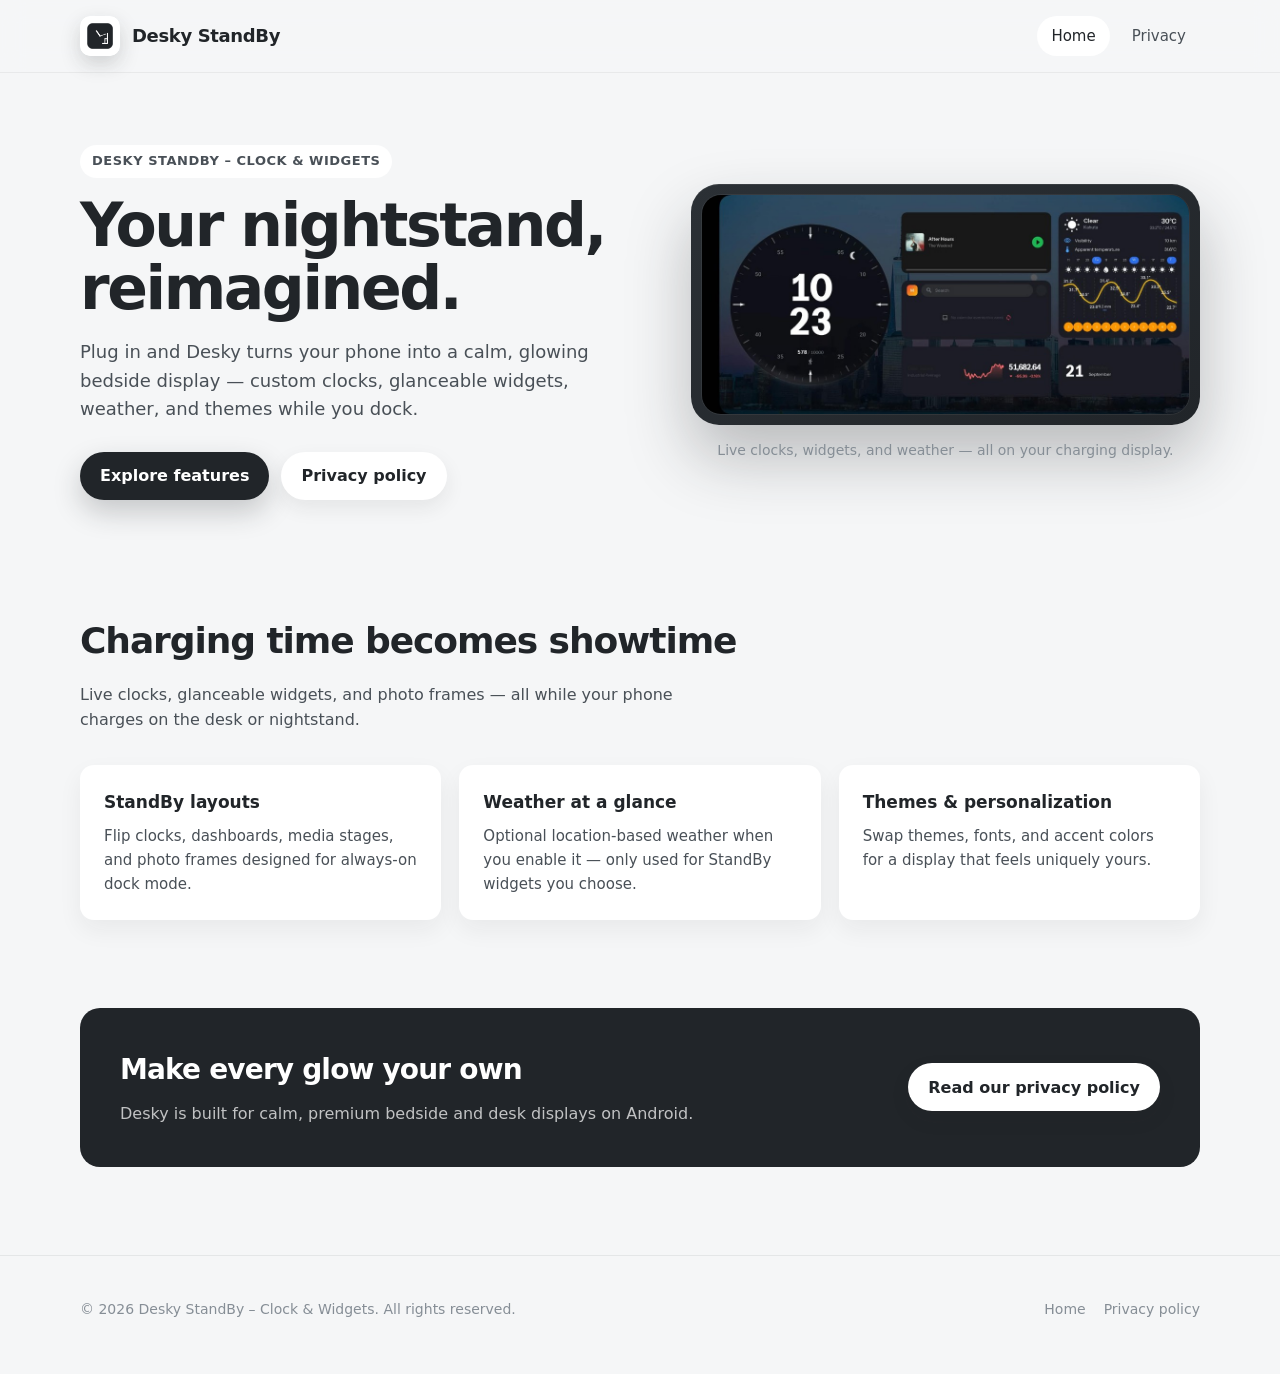
<file: index.html>
<!DOCTYPE html>
<html lang="en">
<head>
  <meta charset="UTF-8">
  <meta name="viewport" content="width=device-width, initial-scale=1.0">
  <meta name="description" content="Desky StandBy – Clock &amp; Widgets turns your phone into a beautiful charging dock display with custom clocks, weather, widgets, and themes.">
  <title>Desky StandBy – Clock &amp; Widgets</title>
  <link rel="icon" type="image/png" href="images/app-icon.png">
  <link rel="apple-touch-icon" href="images/app-icon.png">
  <link rel="stylesheet" href="css/styles.css">
</head>
<body>
  <header class="site-header">
    <div class="container site-header__inner">
      <a class="brand" href="index.html">
        <img class="brand__icon" src="images/app-icon.png" width="40" height="40" alt="">
        Desky StandBy
      </a>
      <nav class="site-nav" aria-label="Primary">
        <a href="index.html" aria-current="page">Home</a>
        <a href="privacy.html">Privacy</a>
      </nav>
    </div>
  </header>

  <main>
    <section class="hero">
      <div class="container hero__grid">
        <div>
          <span class="eyebrow">Desky StandBy – Clock &amp; Widgets</span>
          <h1>Your nightstand, reimagined.</h1>
          <p class="hero__lead">
            Plug in and Desky turns your phone into a calm, glowing bedside display —
            custom clocks, glanceable widgets, weather, and themes while you dock.
          </p>
          <div class="hero__actions">
            <a class="button button--primary" href="#features">Explore features</a>
            <a class="button button--secondary" href="privacy.html">Privacy policy</a>
          </div>
        </div>

        <figure class="hero__showcase" aria-label="Desky StandBy preview">
          <div class="hero__device">
            <img
              class="hero__screenshot"
              src="images/app-screenshot.png"
              width="960"
              height="540"
              alt="Desky StandBy screen showing clock, music, calendar, weather, and widgets on a charging dock display">
          </div>
          <figcaption class="hero__caption">Live clocks, widgets, and weather — all on your charging display.</figcaption>
        </figure>
      </div>
    </section>

    <section class="features" id="features">
      <div class="container">
        <h2 class="section-title">Charging time becomes showtime</h2>
        <p class="section-lead">
          Live clocks, glanceable widgets, and photo frames — all while your phone charges on the desk or nightstand.
        </p>

        <div class="feature-grid">
          <article class="feature-card">
            <h3>StandBy layouts</h3>
            <p>Flip clocks, dashboards, media stages, and photo frames designed for always-on dock mode.</p>
          </article>
          <article class="feature-card">
            <h3>Weather at a glance</h3>
            <p>Optional location-based weather when you enable it — only used for StandBy widgets you choose.</p>
          </article>
          <article class="feature-card">
            <h3>Themes &amp; personalization</h3>
            <p>Swap themes, fonts, and accent colors for a display that feels uniquely yours.</p>
          </article>
        </div>
      </div>
    </section>

    <section class="cta">
      <div class="container">
        <div class="cta__panel">
          <div>
            <h2>Make every glow your own</h2>
            <p>Desky is built for calm, premium bedside and desk displays on Android.</p>
          </div>
          <a class="button button--secondary" href="privacy.html">Read our privacy policy</a>
        </div>
      </div>
    </section>
  </main>

  <footer class="site-footer">
    <div class="container site-footer__inner">
      <p>&copy; 2026 Desky StandBy – Clock &amp; Widgets. All rights reserved.</p>
      <nav aria-label="Footer">
        <a href="index.html">Home</a>
        <a href="privacy.html">Privacy policy</a>
      </nav>
    </div>
  </footer>
</body>
</html>
</file>
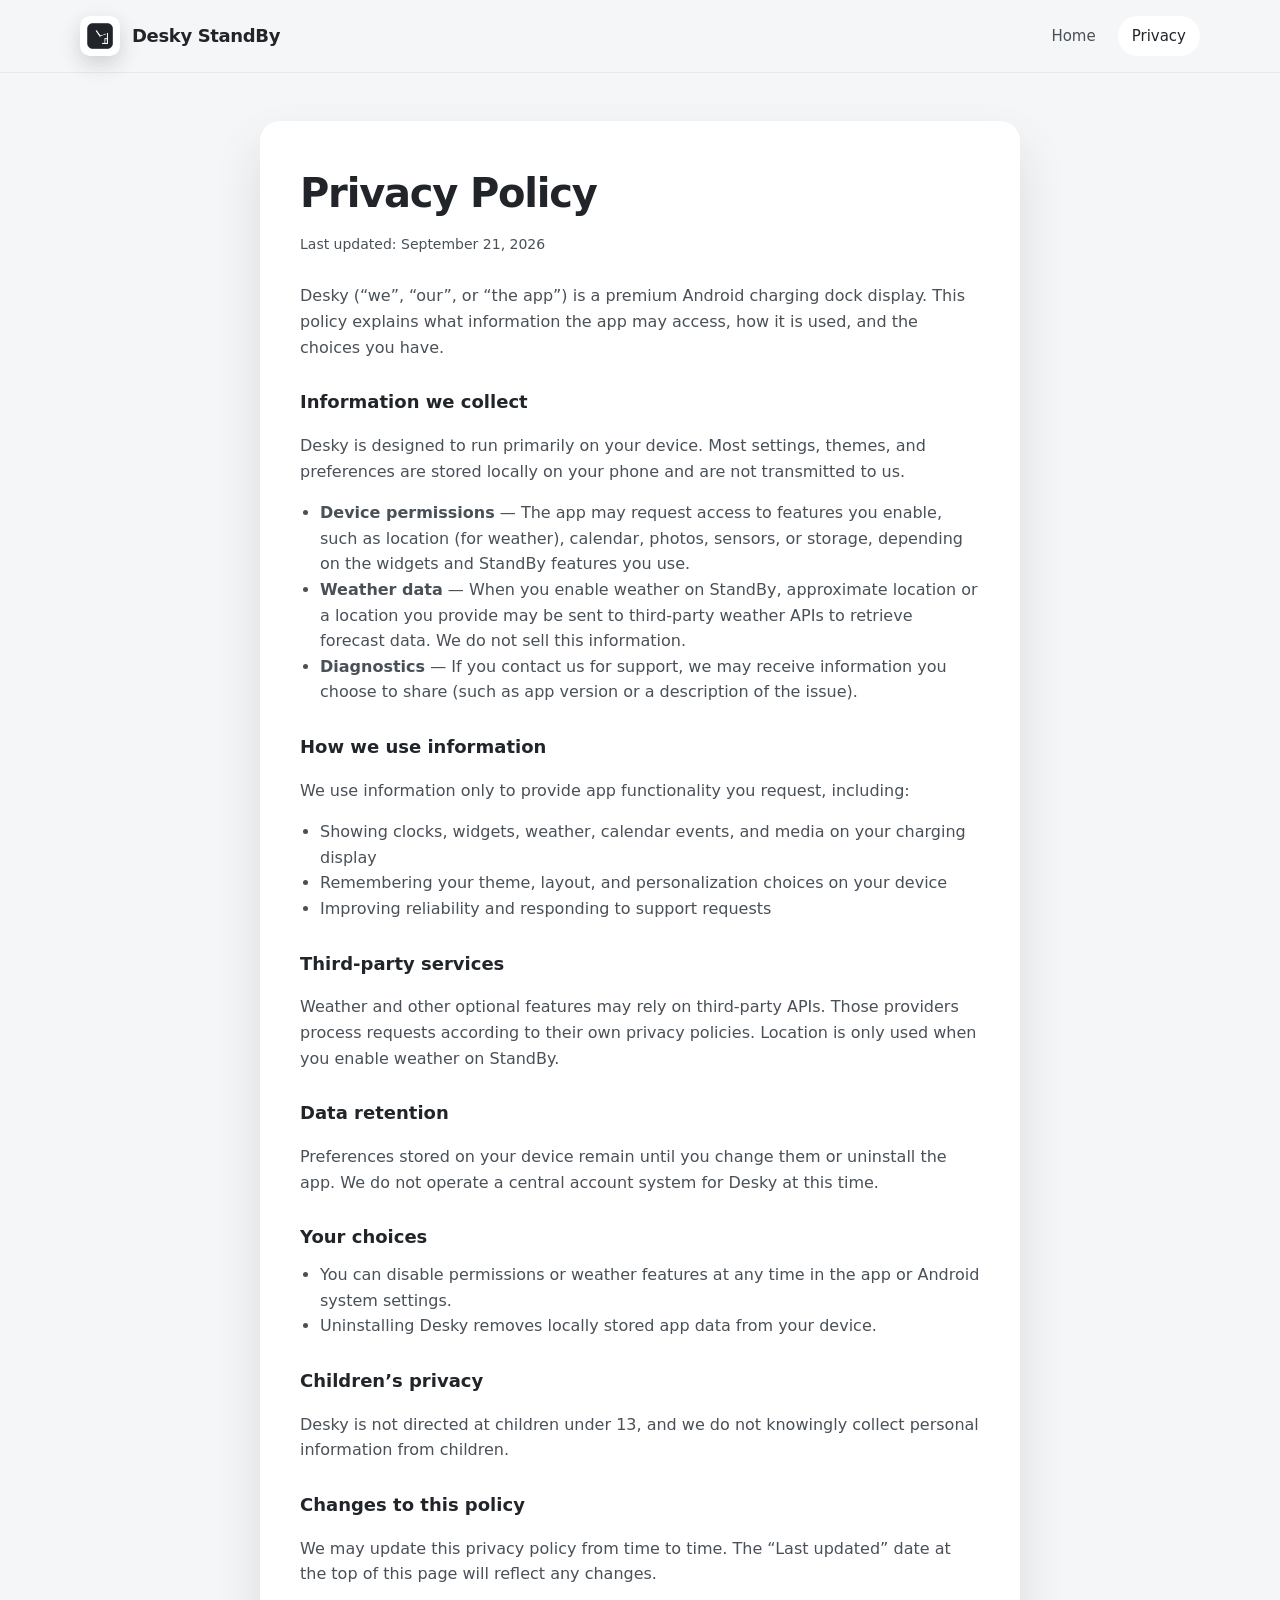
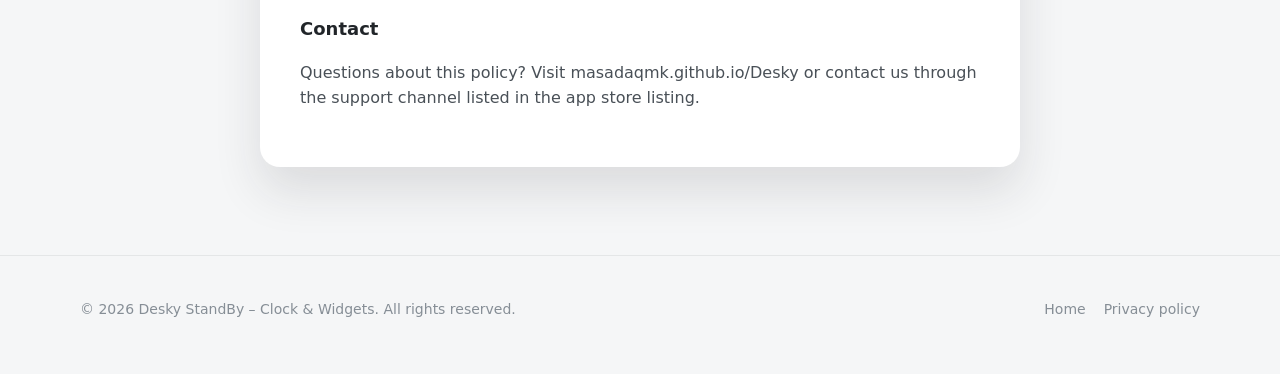
<file: policy.html>
<!DOCTYPE html>
<html lang="en">
<head>
  <meta charset="UTF-8">
  <meta name="viewport" content="width=device-width, initial-scale=1.0">
  <meta name="description" content="Desky StandBy – Clock &amp; Widgets privacy policy — how we handle your data when you use the charging dock display app.">
  <title>Privacy Policy — Desky StandBy</title>
  <link rel="icon" type="image/png" href="images/app-icon.png">
  <link rel="apple-touch-icon" href="images/app-icon.png">
  <link rel="stylesheet" href="css/styles.css">
</head>
<body>
  <header class="site-header">
    <div class="container site-header__inner">
      <a class="brand" href="index.html">
        <img class="brand__icon" src="images/app-icon.png" width="40" height="40" alt="">
        Desky StandBy
      </a>
      <nav class="site-nav" aria-label="Primary">
        <a href="index.html">Home</a>
        <a href="privacy.html" aria-current="page">Privacy</a>
      </nav>
    </div>
  </header>

  <main class="policy-page">
    <div class="container">
      <article class="policy-card">
        <h1>Privacy Policy</h1>
        <p class="policy-meta">Last updated: September 21, 2026</p>

        <p>
          Desky (&ldquo;we&rdquo;, &ldquo;our&rdquo;, or &ldquo;the app&rdquo;) is a premium Android charging dock
          display. This policy explains what information the app may access, how it is used, and the choices you have.
        </p>

        <h2>Information we collect</h2>
        <p>
          Desky is designed to run primarily on your device. Most settings, themes, and preferences are stored locally
          on your phone and are not transmitted to us.
        </p>
        <ul>
          <li><strong>Device permissions</strong> — The app may request access to features you enable, such as location (for weather), calendar, photos, sensors, or storage, depending on the widgets and StandBy features you use.</li>
          <li><strong>Weather data</strong> — When you enable weather on StandBy, approximate location or a location you provide may be sent to third-party weather APIs to retrieve forecast data. We do not sell this information.</li>
          <li><strong>Diagnostics</strong> — If you contact us for support, we may receive information you choose to share (such as app version or a description of the issue).</li>
        </ul>

        <h2>How we use information</h2>
        <p>We use information only to provide app functionality you request, including:</p>
        <ul>
          <li>Showing clocks, widgets, weather, calendar events, and media on your charging display</li>
          <li>Remembering your theme, layout, and personalization choices on your device</li>
          <li>Improving reliability and responding to support requests</li>
        </ul>

        <h2>Third-party services</h2>
        <p>
          Weather and other optional features may rely on third-party APIs. Those providers process requests according
          to their own privacy policies. Location is only used when you enable weather on StandBy.
        </p>

        <h2>Data retention</h2>
        <p>
          Preferences stored on your device remain until you change them or uninstall the app. We do not operate a
          central account system for Desky at this time.
        </p>

        <h2>Your choices</h2>
        <ul>
          <li>You can disable permissions or weather features at any time in the app or Android system settings.</li>
          <li>Uninstalling Desky removes locally stored app data from your device.</li>
        </ul>

        <h2>Children&rsquo;s privacy</h2>
        <p>
          Desky is not directed at children under 13, and we do not knowingly collect personal information from children.
        </p>

        <h2>Changes to this policy</h2>
        <p>
          We may update this privacy policy from time to time. The &ldquo;Last updated&rdquo; date at the top of this
          page will reflect any changes.
        </p>

        <h2>Contact</h2>
        <p>
          Questions about this policy? Visit <a href="https://masadaqmk.github.io/Desky/">masadaqmk.github.io/Desky</a> or contact us through the support
          channel listed in the app store listing.
        </p>
      </article>
    </div>
  </main>

  <footer class="site-footer">
    <div class="container site-footer__inner">
      <p>&copy; 2026 Desky StandBy – Clock &amp; Widgets. All rights reserved.</p>
      <nav aria-label="Footer">
        <a href="index.html">Home</a>
        <a href="privacy.html">Privacy policy</a>
      </nav>
    </div>
  </footer>
</body>
</html>
</file>
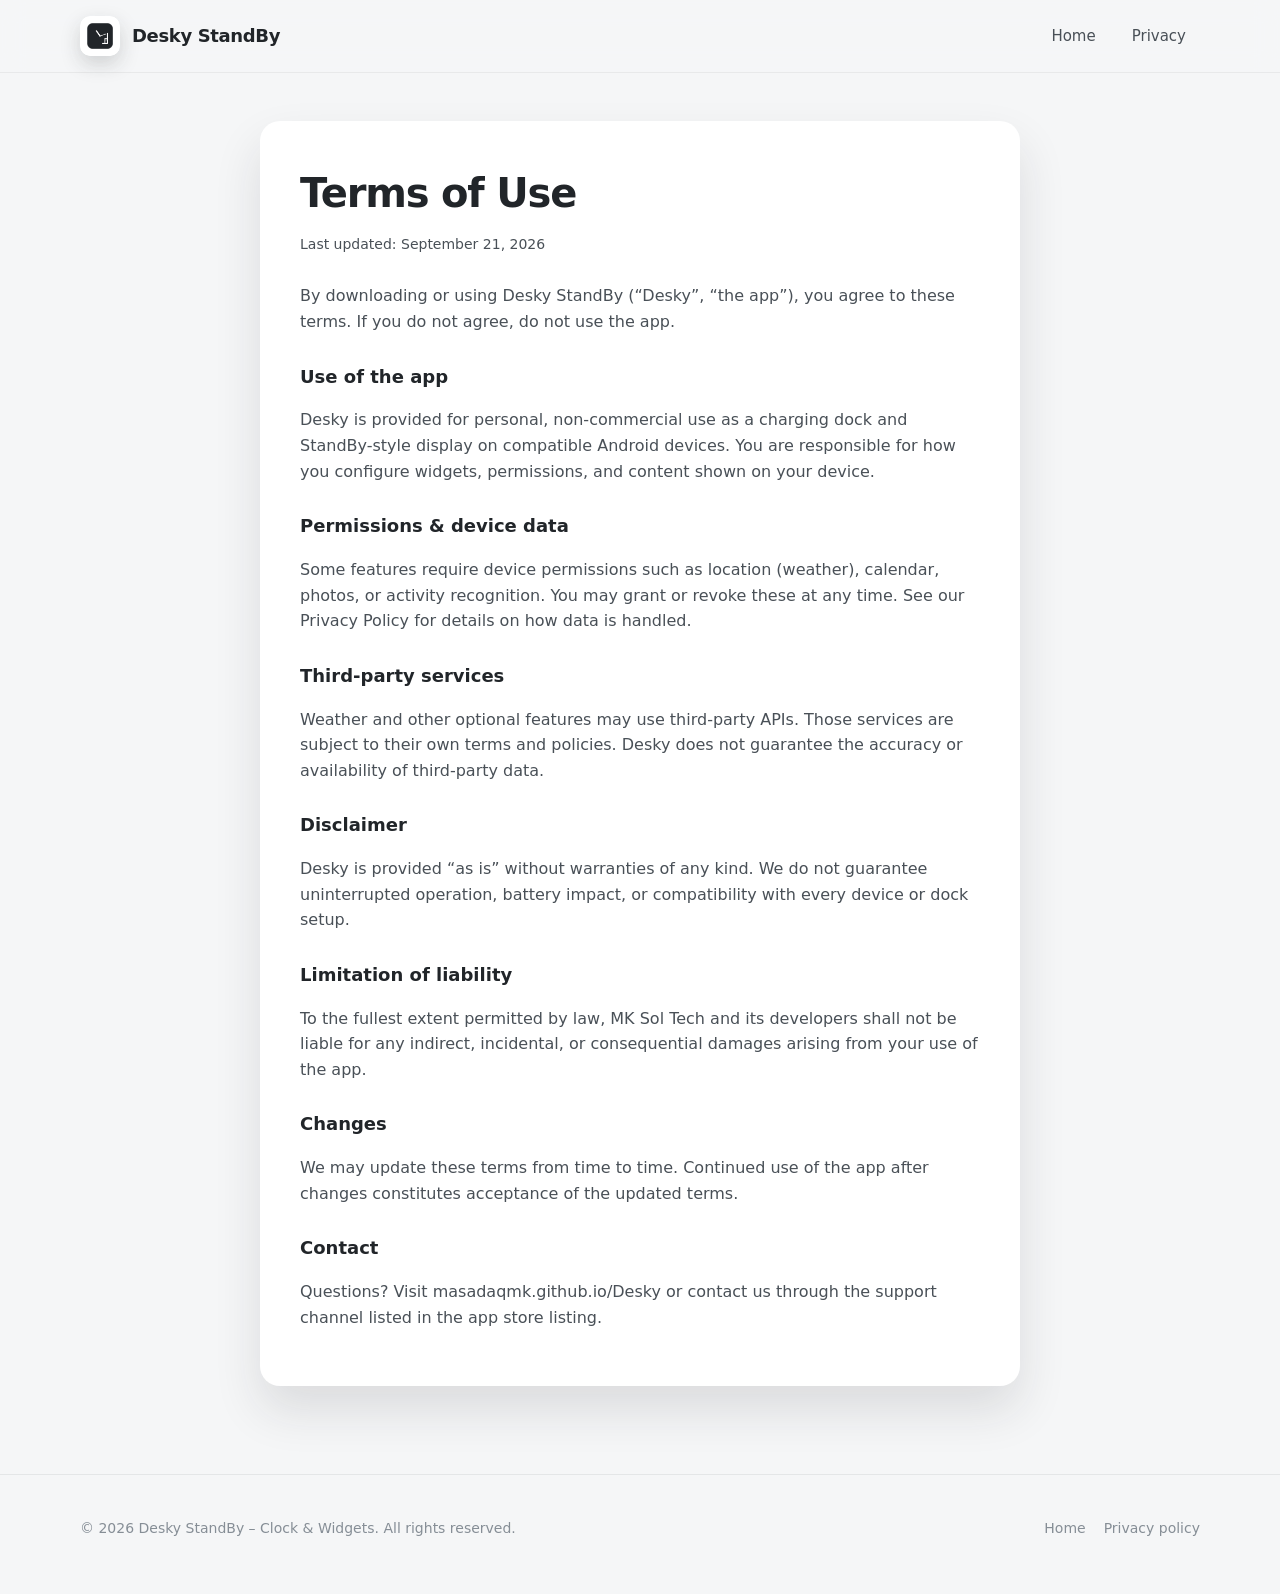
<file: terms.html>
<!DOCTYPE html>
<html lang="en">
<head>
  <meta charset="UTF-8">
  <meta name="viewport" content="width=device-width, initial-scale=1.0">
  <meta name="description" content="Desky StandBy terms of use — service agreement for the Android charging dock display app.">
  <title>Terms of Use — Desky StandBy</title>
  <link rel="icon" type="image/png" href="images/app-icon.png">
  <link rel="apple-touch-icon" href="images/app-icon.png">
  <link rel="stylesheet" href="css/styles.css">
</head>
<body>
  <header class="site-header">
    <div class="container site-header__inner">
      <a class="brand" href="index.html">
        <img class="brand__icon" src="images/app-icon.png" width="40" height="40" alt="">
        Desky StandBy
      </a>
      <nav class="site-nav" aria-label="Primary">
        <a href="index.html">Home</a>
        <a href="privacy.html">Privacy</a>
      </nav>
    </div>
  </header>

  <main class="policy-page">
    <div class="container">
      <article class="policy-card">
        <h1>Terms of Use</h1>
        <p class="policy-meta">Last updated: September 21, 2026</p>

        <p>
          By downloading or using Desky StandBy (&ldquo;Desky&rdquo;, &ldquo;the app&rdquo;), you agree to these terms.
          If you do not agree, do not use the app.
        </p>

        <h2>Use of the app</h2>
        <p>
          Desky is provided for personal, non-commercial use as a charging dock and StandBy-style display on
          compatible Android devices. You are responsible for how you configure widgets, permissions, and content
          shown on your device.
        </p>

        <h2>Permissions &amp; device data</h2>
        <p>
          Some features require device permissions such as location (weather), calendar, photos, or activity
          recognition. You may grant or revoke these at any time. See our
          <a href="privacy.html">Privacy Policy</a> for details on how data is handled.
        </p>

        <h2>Third-party services</h2>
        <p>
          Weather and other optional features may use third-party APIs. Those services are subject to their own
          terms and policies. Desky does not guarantee the accuracy or availability of third-party data.
        </p>

        <h2>Disclaimer</h2>
        <p>
          Desky is provided &ldquo;as is&rdquo; without warranties of any kind. We do not guarantee uninterrupted
          operation, battery impact, or compatibility with every device or dock setup.
        </p>

        <h2>Limitation of liability</h2>
        <p>
          To the fullest extent permitted by law, MK Sol Tech and its developers shall not be liable for any indirect,
          incidental, or consequential damages arising from your use of the app.
        </p>

        <h2>Changes</h2>
        <p>
          We may update these terms from time to time. Continued use of the app after changes constitutes acceptance
          of the updated terms.
        </p>

        <h2>Contact</h2>
        <p>
          Questions? Visit <a href="https://masadaqmk.github.io/Desky/">masadaqmk.github.io/Desky</a> or contact us
          through the support channel listed in the app store listing.
        </p>
      </article>
    </div>
  </main>

  <footer class="site-footer">
    <div class="container site-footer__inner">
      <p>&copy; 2026 Desky StandBy – Clock &amp; Widgets. All rights reserved.</p>
      <nav aria-label="Footer">
        <a href="index.html">Home</a>
        <a href="privacy.html">Privacy policy</a>
      </nav>
    </div>
  </footer>
</body>
</html>
</file>
<file: css/styles.css>
:root {
  --charcoal: #212529;
  --paper: #f5f6f7;
  --white: #ffffff;
  --muted: #495057;
  --tertiary: #868e96;
  --accent: #c4a35a;
  --surface: #e9ecef;
  --radius-lg: 20px;
  --radius-md: 14px;
  --shadow: 0 24px 48px rgba(33, 37, 41, 0.12);
  --font: "Segoe UI", system-ui, -apple-system, BlinkMacSystemFont, sans-serif;
}

*,
*::before,
*::after {
  box-sizing: border-box;
}

html {
  scroll-behavior: smooth;
}

body {
  margin: 0;
  font-family: var(--font);
  color: var(--charcoal);
  background: var(--paper);
  line-height: 1.6;
  -webkit-font-smoothing: antialiased;
}

img {
  max-width: 100%;
  height: auto;
  display: block;
}

a {
  color: inherit;
  text-decoration: none;
}

.container {
  width: min(1120px, calc(100% - 40px));
  margin-inline: auto;
}

.site-header {
  position: sticky;
  top: 0;
  z-index: 10;
  backdrop-filter: blur(12px);
  background: rgba(245, 246, 247, 0.88);
  border-bottom: 1px solid rgba(33, 37, 41, 0.06);
}

.site-header__inner {
  display: flex;
  align-items: center;
  justify-content: space-between;
  gap: 16px;
  padding: 16px 0;
}

.brand {
  display: inline-flex;
  align-items: center;
  gap: 12px;
  font-weight: 700;
  font-size: 1.125rem;
  letter-spacing: -0.02em;
}

.brand__icon {
  width: 40px;
  height: 40px;
  border-radius: 10px;
  box-shadow: 0 8px 20px rgba(33, 37, 41, 0.18);
}

.site-nav {
  display: flex;
  align-items: center;
  gap: 8px;
}

.site-nav a {
  padding: 8px 14px;
  border-radius: 999px;
  font-size: 0.9375rem;
  color: var(--muted);
  transition: background 0.2s ease, color 0.2s ease;
}

.site-nav a:hover,
.site-nav a[aria-current="page"] {
  background: var(--white);
  color: var(--charcoal);
}

.hero {
  padding: 72px 0 88px;
}

.hero__grid {
  display: grid;
  grid-template-columns: 1.05fr 0.95fr;
  gap: 48px;
  align-items: center;
}

.eyebrow {
  display: inline-block;
  margin-bottom: 16px;
  padding: 6px 12px;
  border-radius: 999px;
  background: var(--white);
  color: var(--muted);
  font-size: 0.8125rem;
  font-weight: 600;
  letter-spacing: 0.04em;
  text-transform: uppercase;
}

.hero h1 {
  margin: 0 0 18px;
  font-size: clamp(2.4rem, 5vw, 3.75rem);
  line-height: 1.05;
  letter-spacing: -0.04em;
}

.hero__lead {
  margin: 0 0 28px;
  max-width: 34rem;
  font-size: 1.125rem;
  color: var(--muted);
}

.hero__actions {
  display: flex;
  flex-wrap: wrap;
  gap: 12px;
}

.button {
  display: inline-flex;
  align-items: center;
  justify-content: center;
  gap: 8px;
  min-height: 48px;
  padding: 0 20px;
  border-radius: 999px;
  border: 0;
  font: inherit;
  font-weight: 600;
  cursor: pointer;
  transition: transform 0.2s ease, box-shadow 0.2s ease, background 0.2s ease;
}

.button:hover {
  transform: translateY(-1px);
}

.button--primary {
  background: var(--charcoal);
  color: var(--white);
  box-shadow: 0 12px 28px rgba(33, 37, 41, 0.22);
}

.button--secondary {
  background: var(--white);
  color: var(--charcoal);
  box-shadow: 0 8px 20px rgba(33, 37, 41, 0.08);
}

.hero__showcase {
  margin: 0;
}

.hero__device {
  padding: 10px;
  border-radius: 28px;
  background: linear-gradient(145deg, #2b3035 0%, #212529 100%);
  box-shadow:
    0 32px 64px rgba(33, 37, 41, 0.28),
    inset 0 1px 0 rgba(255, 255, 255, 0.08);
}

.hero__screenshot {
  width: 100%;
  border-radius: 20px;
  border: 1px solid rgba(255, 255, 255, 0.06);
}

.hero__caption {
  margin: 14px 0 0;
  text-align: center;
  font-size: 0.875rem;
  color: var(--tertiary);
}

.features {
  padding: 24px 0 88px;
}

.section-title {
  margin: 0 0 12px;
  font-size: clamp(1.75rem, 3vw, 2.25rem);
  letter-spacing: -0.03em;
}

.section-lead {
  margin: 0 0 32px;
  max-width: 40rem;
  color: var(--muted);
}

.feature-grid {
  display: grid;
  grid-template-columns: repeat(3, minmax(0, 1fr));
  gap: 18px;
}

.feature-card {
  padding: 24px;
  border-radius: var(--radius-md);
  background: var(--white);
  box-shadow: 0 10px 24px rgba(33, 37, 41, 0.06);
}

.feature-card h3 {
  margin: 0 0 8px;
  font-size: 1.0625rem;
}

.feature-card p {
  margin: 0;
  color: var(--muted);
  font-size: 0.9375rem;
}

.cta {
  padding: 0 0 88px;
}

.cta__panel {
  padding: 40px;
  border-radius: var(--radius-lg);
  background: var(--charcoal);
  color: var(--white);
  display: flex;
  align-items: center;
  justify-content: space-between;
  gap: 24px;
  flex-wrap: wrap;
}

.cta__panel h2 {
  margin: 0 0 8px;
  font-size: 1.75rem;
  letter-spacing: -0.03em;
}

.cta__panel p {
  margin: 0;
  color: rgba(255, 255, 255, 0.72);
}

.site-footer {
  padding: 28px 0 40px;
  border-top: 1px solid rgba(33, 37, 41, 0.08);
  color: var(--tertiary);
  font-size: 0.875rem;
}

.site-footer__inner {
  display: flex;
  align-items: center;
  justify-content: space-between;
  gap: 16px;
  flex-wrap: wrap;
}

.site-footer nav {
  display: flex;
  gap: 18px;
}

.site-footer a:hover {
  color: var(--charcoal);
}

.policy-page {
  padding: 48px 0 88px;
}

.policy-card {
  max-width: 760px;
  margin: 0 auto;
  padding: 40px;
  border-radius: var(--radius-lg);
  background: var(--white);
  box-shadow: var(--shadow);
}

.policy-card h1 {
  margin: 0 0 8px;
  font-size: clamp(2rem, 4vw, 2.5rem);
  letter-spacing: -0.03em;
}

.policy-meta {
  margin: 0 0 28px;
  color: var(--tertiary);
  font-size: 0.875rem;
}

.policy-card h2 {
  margin: 28px 0 10px;
  font-size: 1.125rem;
}

.policy-card p,
.policy-card li {
  color: var(--muted);
}

.policy-card ul {
  margin: 0;
  padding-left: 1.25rem;
}

@media (max-width: 900px) {
  .hero__grid,
  .feature-grid {
    grid-template-columns: 1fr;
  }

  .hero {
    padding-top: 48px;
  }

  .hero__showcase {
    order: -1;
  }
}

@media (max-width: 640px) {
  .site-nav a:not([aria-current="page"]) {
    display: none;
  }

  .policy-card {
    padding: 28px 22px;
  }

  .cta__panel {
    padding: 28px;
  }
}
</file>
